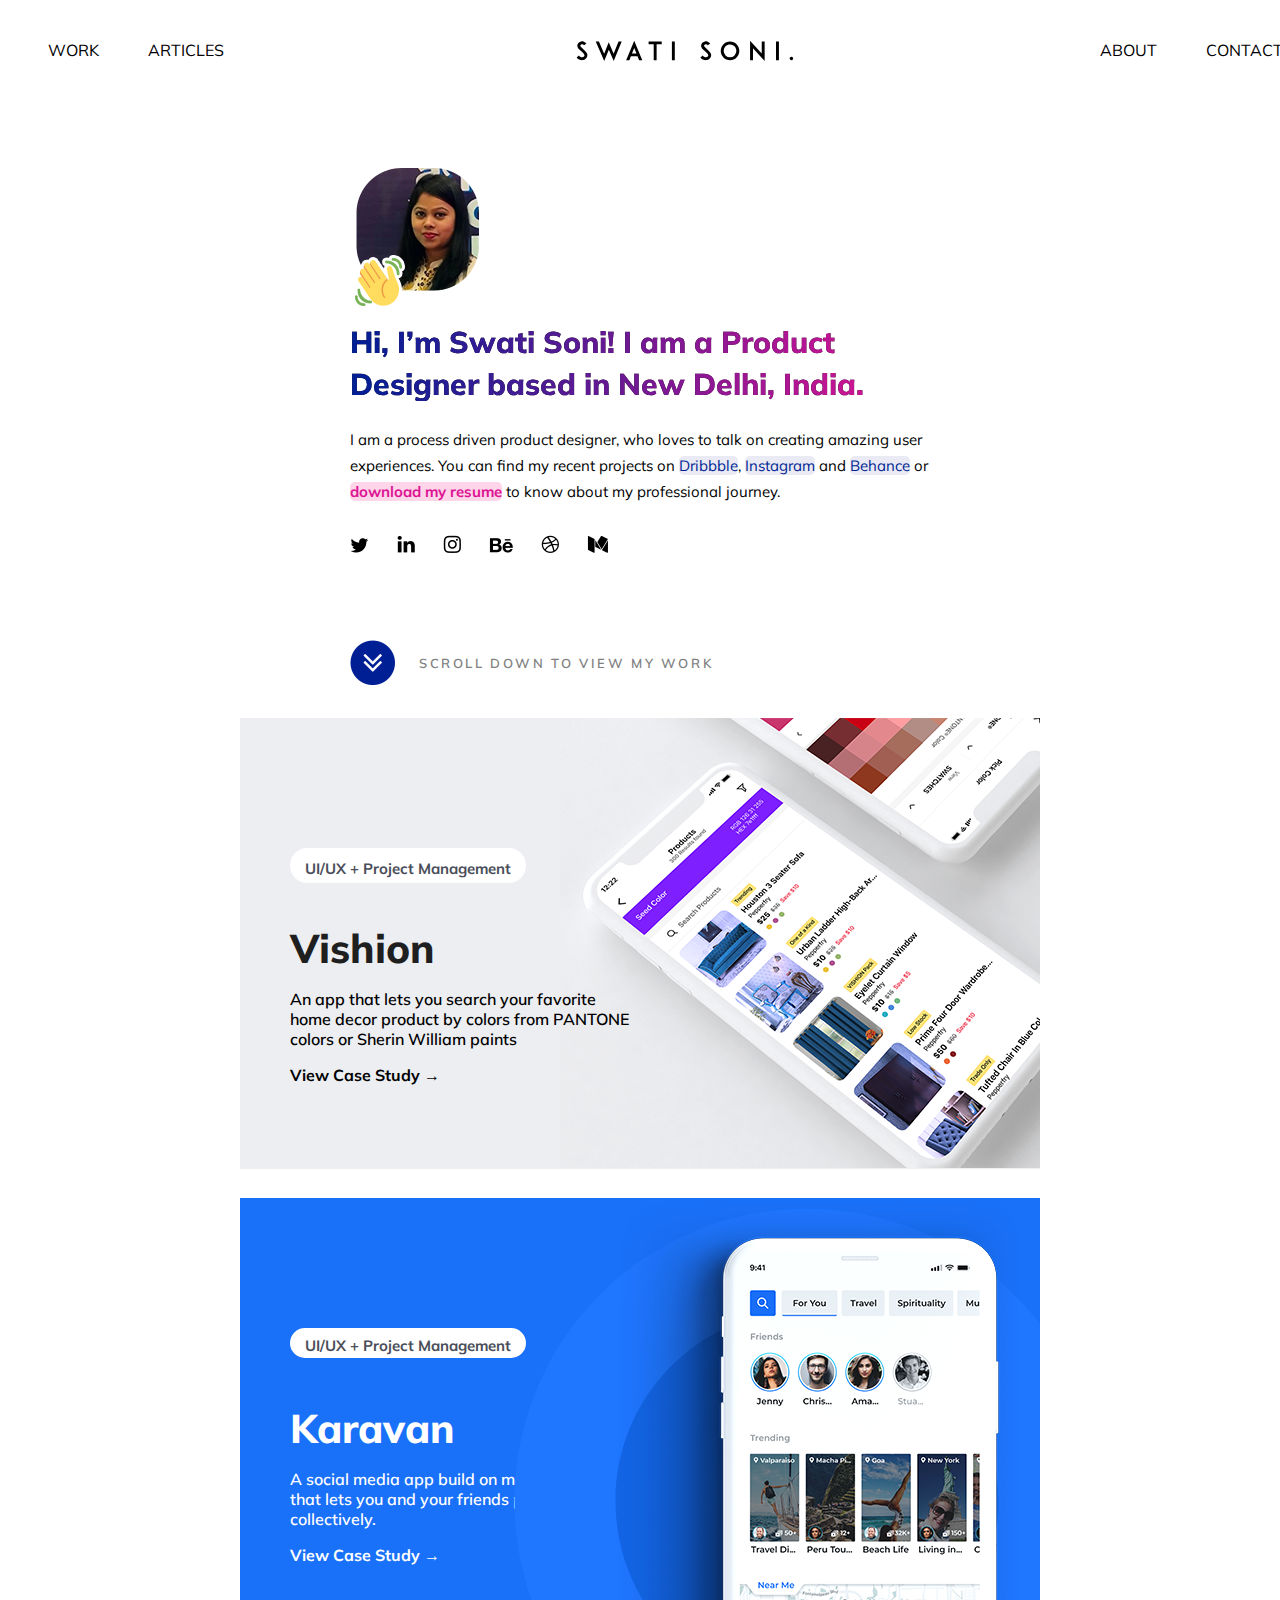
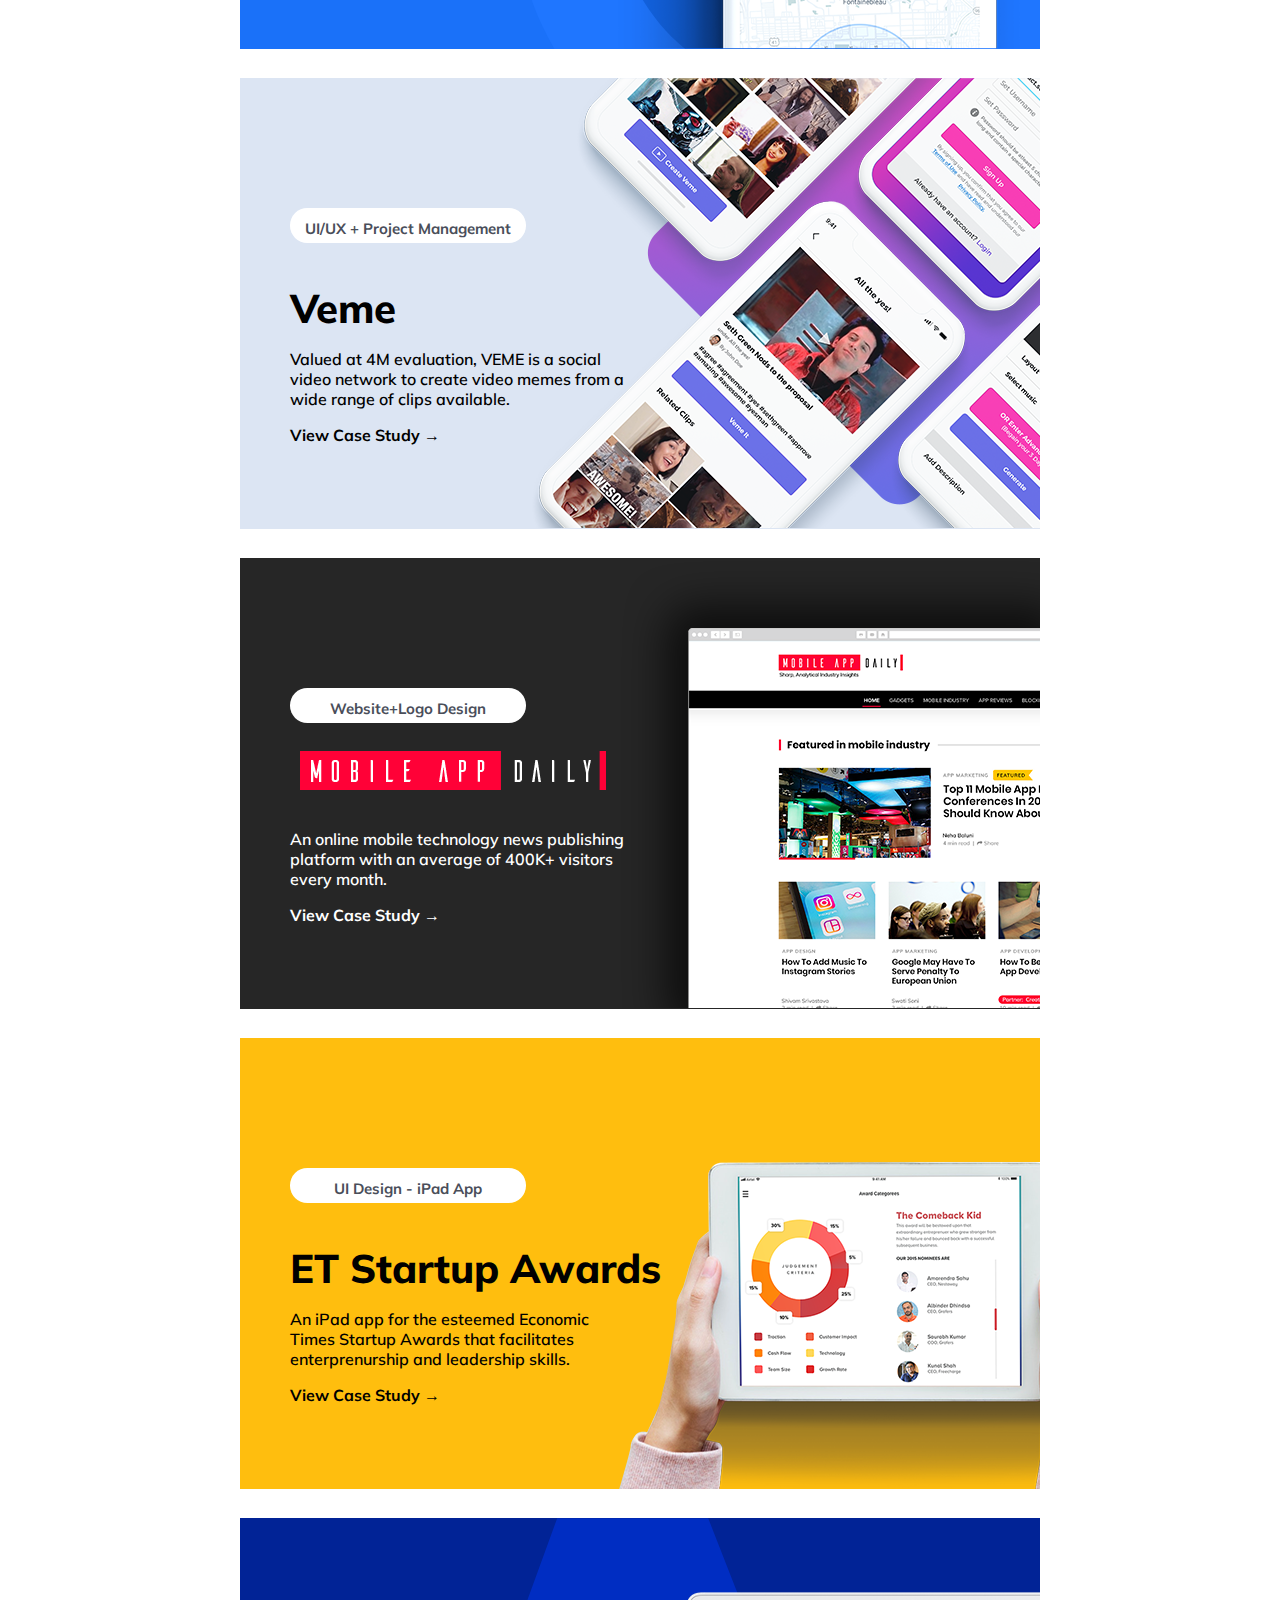
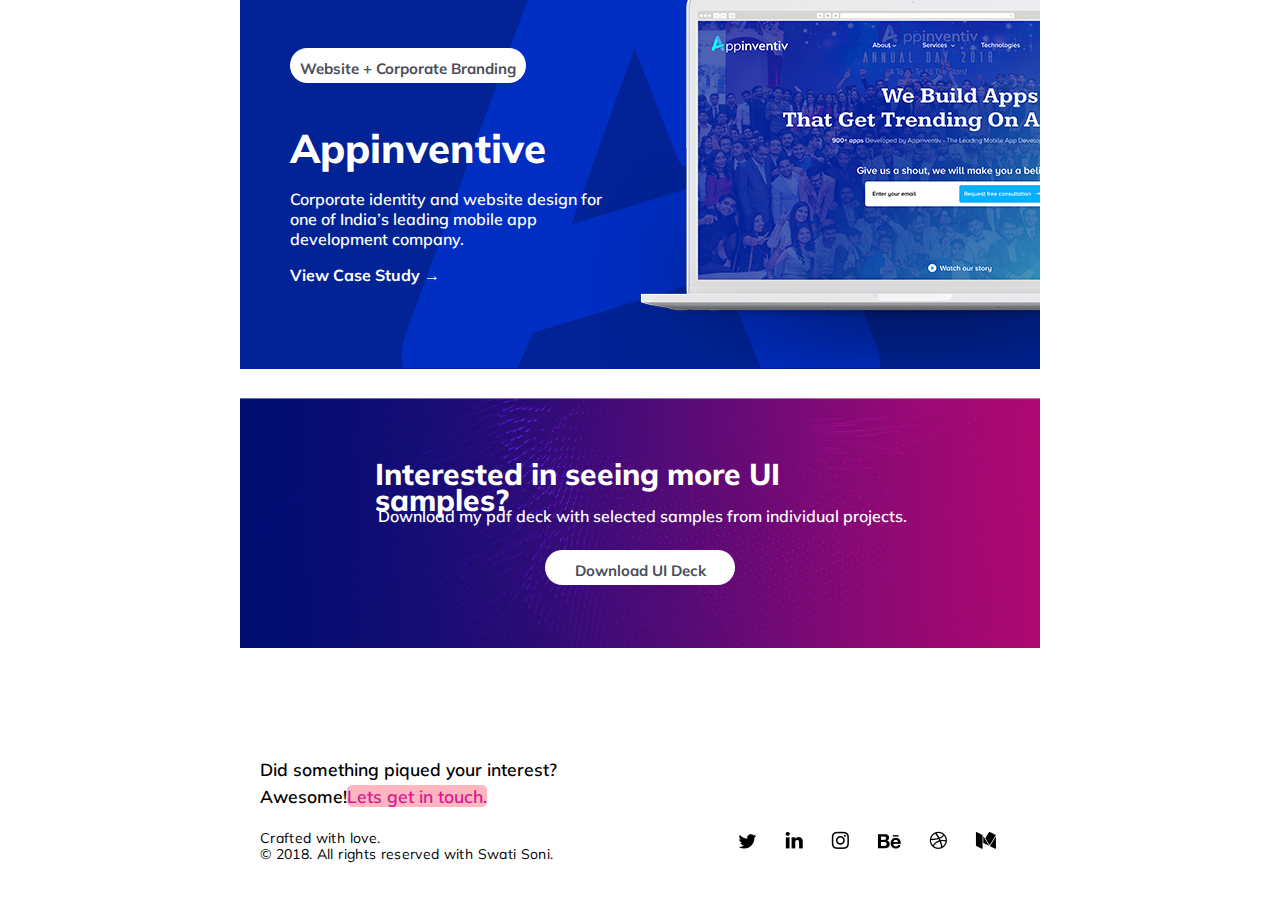
<file: swati-soni.com/layout/index.html>
<!DOCTYPE html>
<html>
<head>
    <meta http-equiv="Content-Type" content="text/html; charset=UTF-8" />

    <link rel="stylesheet" href="css/style.css">
    <link rel="stylesheet" href="css/id-style.css">

    <link href="https://fonts.googleapis.com/css?family=Muli:400,600,700&display=swap" rel="stylesheet">
</head>
<body>
    <div class="header">
        <ul class="navbar">
            <div class="navbar-left-content">
                <li>WORK</li>
                <li>ARTICLES</li>
            </div>
            <div class="navbar-logo"><img src="../layout/assets/logo.svg"></div>
            <div class="navbar-right-content">
                <li>ABOUT</li>
                <li>CONTACT</li>
            </div>
        </ul>
    </div>

    <div class="hero">
        <div class="profile-headshot">
            <img src="../layout/assets/profile-headshot.png">
        </div>
        <div class="profile-intro">
            Hi, I’m Swati Soni! I am a Product Designer based in New Delhi, India.
        </div>
        <div class="profile-description">
            I am a process driven product designer, who loves to talk on creating amazing user experiences. 
            You can find my recent projects on 
            <span class="highlight-social-media"><a>Dribbble</a></span>, 
            <span class="highlight-social-media"><a>Instagram</a></span> and 
            <span class="highlight-social-media"><a>Behance</a></span> or 
            <span class="highlight-resume"><a>download my resume</a></span> to know 
            about my professional journey.
        </div>
        <div class="social-media-intro-container">
            <a><img src="../layout/assets/twitter.png" class="social-media-icon"></a>
            <a><img src="../layout/assets/linkedIn.png" class="social-media-icon"></a>
            <a><img src="../layout/assets/instagram.png" class="social-media-icon"></a>
            <a><img src="../layout/assets/behance.png" class="social-media-icon"></a>
            <a><img src="../layout/assets/dribble.png" class="social-media-icon"></a>
            <a><img src="../layout/assets/media.png" class="social-media-icon"></a>
        </div>
        <div class="case-study-showcase">
            <img src="../layout//assets/down-arrow.png" class="show-work-icon">
            <p class="show-work-text">
                SCROLL DOWN TO VIEW MY WORK
            </p>            
        </div>
    
    </div>

    <div class="case-study-container">
        <div class="case-study" id="vishion">

            <a class="btn-common category-header" id="vision-header">
                <p class="category-header-text">UI/UX + Project Management</p>
            </a>
            <h1 class="header-common" id="vishion-header">Vishion</h1>
            <div class="case-study-description-container case-study-common" id="vishion-description">
                <p class="case-study-content">
                    An app that lets you search your favorite home decor product by 
                    colors from PANTONE colors or Sherin William paints</p>
                <a>View Case Study  →</a> 
            </div>
            

            <div class="image-common">
                <img src="../layout/assets/image-vishion.png" class="case-study-img">
            </div>
        </div>

        <div class="case-study" id="karavan">
            
            <a class="btn-common category-header" id="karavan-header">
                <p class="category-header-text">UI/UX + Project Management</p>
            </a>
            <h1 class="header-common" id="karavan-header">Karavan</h1>
            <div class="case-study-description-container case-study-common" id="karavan-description">
                <p class="case-study-content">
                        A social media app build on machine learning that 
                        lets you and your friends post stories collectively.
                </p>
                <a>View Case Study  →</a> 
            </div>
            
            <div class="image-right-align karavan-bg">
                <img src="../layout/assets/group-1.svg">
            </div>

            <div class="image-common karavan-img">
                <img src="../layout/assets/phone.png" class="case-study-img">
            </div>

        </div>

        <div class="case-study" id="veme">

            <a class="btn-common category-header" id="veme-header">
                <p class="category-header-text">UI/UX + Project Management</p>
            </a>
            <h1 class="header-common" id="veme-header">Veme</h1>
            <div class="case-study-description-container case-study-common" id="veme-description">
                <p class="case-study-content">
                        Valued at 4M evaluation, VEME is a social video network to
                            create video memes from a wide range of clips available.
                </p>
                <a>View Case Study  →</a> 
            </div>
            

            <div class="image-common">
                <img src="../layout/assets/image-veme.png">
            </div>
        </div>

        <div class="case-study" id="mobile-app-daily">

            <a class="btn-common category-header" id="mad-header">
                <p class="category-header-text">Website+Logo Design</p>
            </a>
            <img src="../layout/assets/mad-logo.png" class="mad-logo">
            <div class="case-study-description-container case-study-common" id="mad-description">
                <p class="case-study-content">
                        An online mobile technology news publishing platform with an average of 400K+ visitors every month.
                </p>
                <a>View Case Study  →</a> 
            </div>
            

            <div class="image-common">
                <img src="../layout/assets/mobile-app-daily.png" class="case-study-img">
            </div>
        </div>
        
        <div class="case-study" id="awards">

            <a class="btn-common category-header" id="award-header">
                <p class="category-header-text">UI Design - iPad App</p>
            </a>
            <h1 class="header-common" id="veme-header">ET Startup Awards</h1>
            <div class="case-study-description-container case-study-common" id="awards-description">
                <p class="case-study-content">
                        An iPad app for the esteemed Economic Times Startup Awards 
                        that facilitates enterprenurship and leadership skills.
                </p>
                <a>View Case Study  →</a> 
            </div>
            

            <div class="image-common position-bottom-right">
                <img src="../layout/assets/startup-awards.png" class="case-study-img">
            </div>
        </div>

        <div class="case-study" id="app-inventive">
            <div class="image-center-align">
                <img src="../layout/assets/app-inventive-logo.png">
            </div>
            <a class="btn-common category-header" id="app-inventive-header">
                <p class="category-header-text">Website + Corporate Branding</p>
            </a>
            <h1 class="header-common" id="veme-header">Appinventive</h1>
            <div class="case-study-description-container case-study-common" id="awards-description">
                <p class="case-study-content">
                        Corporate identity and website design for one 
                        of India’s leading mobile app development company. 
                </p>
                <a>View Case Study  →</a> 
            </div>
            

            <div class="image-common position-bottom-right">
                <img src="../layout/assets/app-inventive-img.png" class="case-study-img">
            </div>
        </div>
    </div>

    <div class="ui-deck">
        <p class="ui-sample-header">Interested in seeing more UI samples?</p>
        <p class="ui-sample-text">Download my pdf deck with selected samples from individual projects.</p>
        <a class="btn-common ui-deck-download-btn">
            <p class="category-header-text">Download UI Deck</p>
        </a>
    </div>

    <div class="footer">
        <div class="footer-text">
                Did something piqued your interest?
                Awesome!<span class="contact"><a>Lets get in touch.</a></span>
        </div>
        

        <div class="copyright">
            <div>Crafted with love.</div>
            <div>© 2018. All rights reserved with Swati Soni.</div>   
        </div>
        <div class="social-media-footer-container">
            <a><img src="../layout/assets/twitter.png" class="social-media-icon"></a>
            <a><img src="../layout/assets/linkedIn.png" class="social-media-icon"></a>
            <a><img src="../layout/assets/instagram.png" class="social-media-icon"></a>
            <a><img src="../layout/assets/behance.png" class="social-media-icon"></a>
            <a><img src="../layout/assets/dribble.png" class="social-media-icon"></a>
            <a><img src="../layout/assets/media.png" class="social-media-icon"></a>
        </div>
    </div>

</body>
</file>
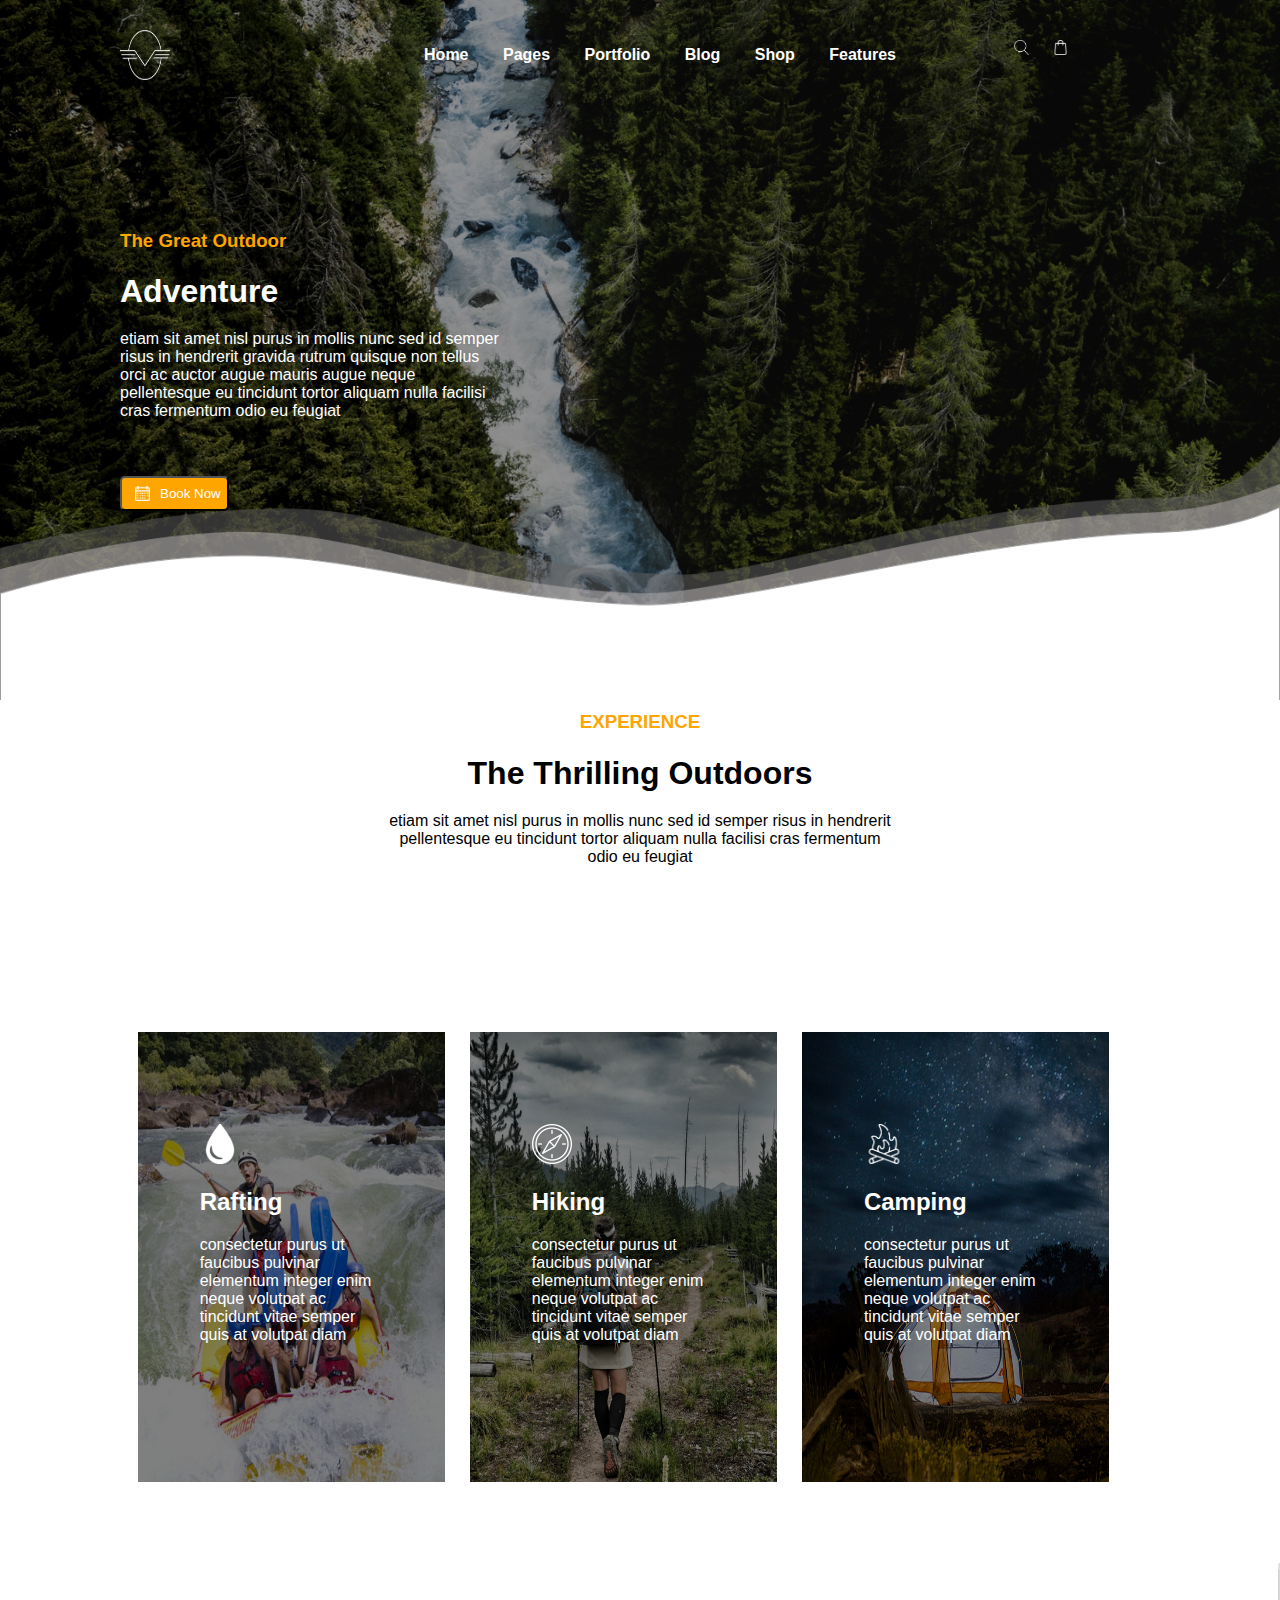
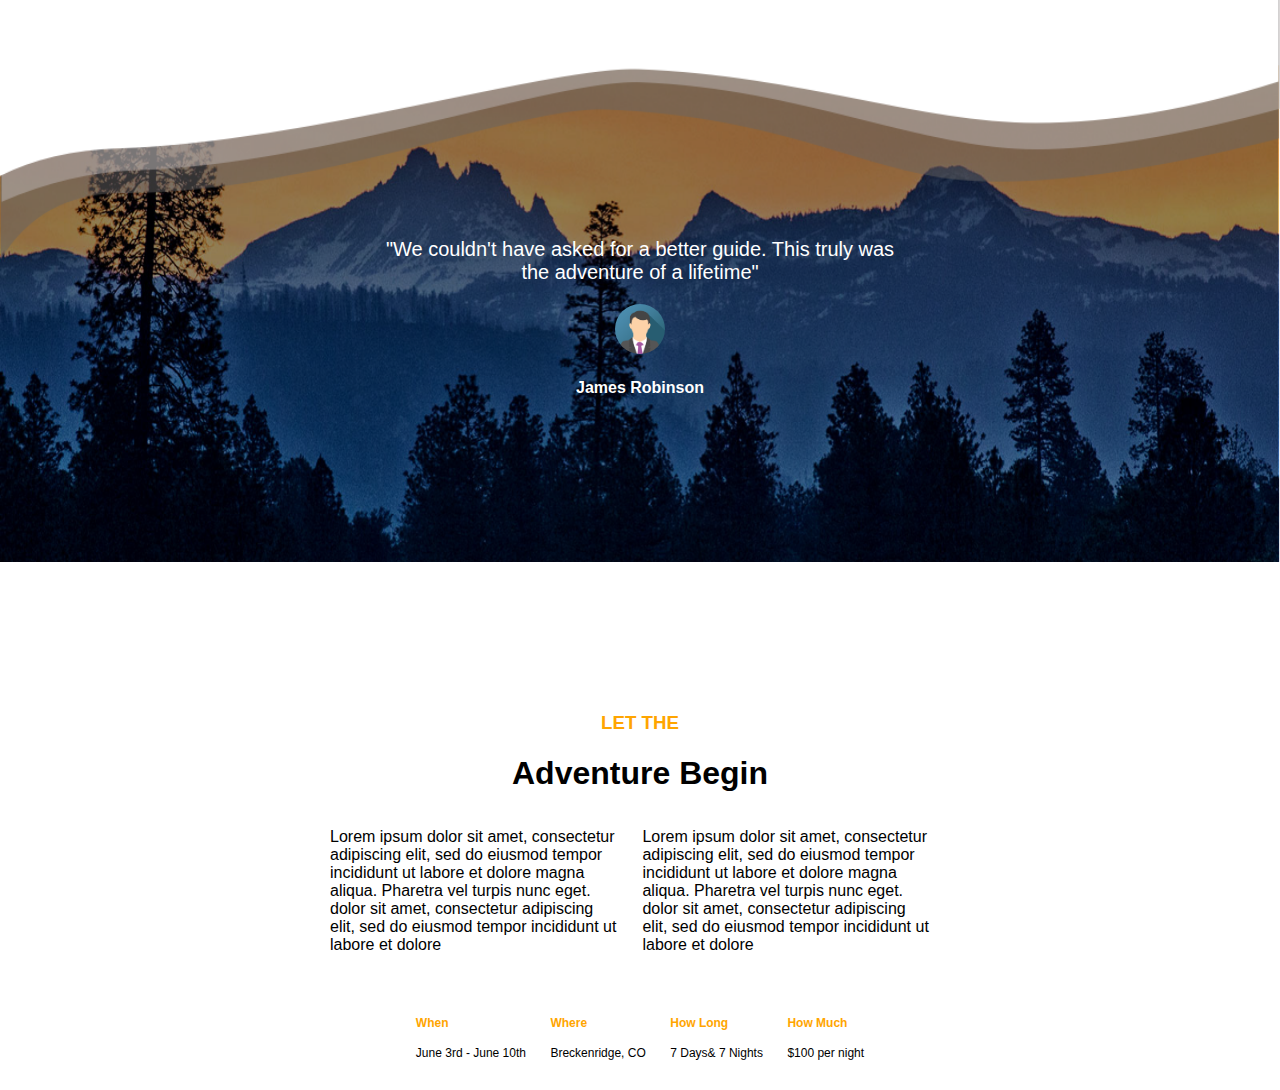
<file: Weston-Adventure/layout/index.html>
<!DOCTYPE html>
<html>
<head>
    <link rel="stylesheet" href="css/main.css"> 
    <link rel="stylesheet" href="css/nav-bar.css">
    <link rel="stylesheet" href="css/body.css">

    <script>
            /* When the user clicks on the button, 
            toggle between hiding and showing the dropdown content */
            function menuClickHandler() {
                var myDropdown = document.getElementById("nav-bar-items");
                if (myDropdown.classList.contains('show')) {
                  myDropdown.classList.add('hide');
                  myDropdown.classList.remove('show');
                } else if(myDropdown.classList.contains('hide')){
                  myDropdown.classList.add('show');
                  myDropdown.classList.remove('hide');
                }
            }
            
            // Close the dropdown if the user clicks outside of it
            window.onclick = function(e) {
              var myDropdown = document.getElementById("nav-bar-items");
              if(!e.target.matches('#menu-icon')) {
                    if (myDropdown.classList.contains('show')) {
                    myDropdown.classList.add('hide');
                    myDropdown.classList.remove('show');
                    }
                }
            }
    </script>

</head>
<body class="main-app-style">

    <div class="body-div background-main"> 
        <!-- Top Nav Bar -->
        <div id="nav-bar-normal">
            <!-- Main Logo -->
            <div class="horizontal-layout nav-bar-logo-normal">
                <img src="assets/logo-inv.png" width="50px" height="50px">
            </div>
            
            <!-- Nav Bar list -->
            <div class="horizontal-layout list-div">
                <ul class="nav-bar-list center-content">
                    <li class="horizontal-layout nav-list-item horizontal-list-spacing">Home</li>
                    <li class="horizontal-layout nav-list-item horizontal-list-spacing">Pages</li>
                    <li class="horizontal-layout nav-list-item horizontal-list-spacing">Portfolio</li>
                    <li class="horizontal-layout nav-list-item horizontal-list-spacing">Blog</li>
                    <li class="horizontal-layout nav-list-item horizontal-list-spacing">Shop</li>
                    <li class="horizontal-layout nav-list-item horizontal-list-spacing">Features</li>
                </ul>
            </div>

            <!-- Options -->
            <div class="horizontal-layout nav-bar-options">
                <img src="assets/search-inv.png" class="icon-common" width="15px" height="15px">
                <img src="assets/bag-inv.png" class=" icon-common" width="15px" height="15px">
            </div>

        </div>

        <div id="nav-bar-small">

            <!-- NavBar Logo -->
            <div class="horizontal-layout">
                <img src="assets/ham-menu-inv.png" class="icon-common" id='menu-icon' width="15px" height="15px" onclick="menuClickHandler()">
            </div>
               

            
            <!-- Main Logo -->
            <div class="horizontal-layout nav-bar-logo-small center-div">
                <img src="assets/logo-inv.png" class="center-content" width="50px" height="50px">
            </div>
            
            <!-- Options -->
            <div class="horizontal-layout nav-bar-options">
                <img src="assets/search-inv.png" class="icon-common" width="15px" height="15px">
                <img src="assets/bag-inv.png" class=" icon-common" width="15px" height="15px">
            </div>
    
        </div>

        <div id="nav-bar-items" class="hide">
            <ul>
                <li class="nav-list-item small-list-item">Home</li>
                <li class="nav-list-item small-list-item">Pages</li>
                <li class="nav-list-item small-list-item">Portfolio</li>
                <li class="nav-list-item small-list-item">Blog</li>
                <li class="nav-list-item small-list-item">Shop</li> 
                <li class="nav-list-item small-list-item">Features</li>
            </ul>
        </div>
    

        <!-- Main Content -->
        <div id="main">
            <div class="tag">
                <h3 class="heading-margins sub-heading">The Great Outdoor</h3>
                <h1 class="heading-margins">Adventure</h1>
                <p>etiam sit amet nisl purus in mollis nunc sed id semper risus in hendrerit 
                    gravida rutrum quisque non tellus orci ac auctor augue mauris augue neque 
                    pellentesque eu tincidunt tortor aliquam nulla facilisi cras fermentum odio eu feugiat</p>        
                <button id="book-now-btn"> <img src="assets/calendar-inv.png" width="15px" height="15px" class="icon-btn"><span>Book Now</span></button>
            </div>

            <div id="content" class="center-div"> 
                <h3 class="sub-heading heading-margins center-content"> EXPERIENCE </h3>
                <h1 class="heading-margins center-content">The Thrilling Outdoors</h1>
                <p class="center-content">etiam sit amet nisl purus in mollis nunc sed id semper risus in hendrerit 
                    pellentesque eu tincidunt tortor aliquam nulla facilisi cras fermentum odio eu feugiat</p>        
            </div>

            <!-- Activity section -->
            <div id="activity-section" class="center-div">
                <div id="rafting" class="activity-item horizontal-layout">
                    <div class="activity-item-content">
                        <img src="assets/water-inv.png" class="activity-icon">
                        <h2>Rafting</h2>
                        <p>consectetur purus ut faucibus pulvinar elementum integer enim neque 
                            volutpat ac tincidunt vitae semper quis at volutpat diam</p>
                    </div>
                </div>
                <div id="hiking" class="activity-item horizontal-layout">
                    <div class="activity-item-content">
                        <img src="assets/compass-inv.png" class="activity-icon">
                        <h2>Hiking</h2>
                        <p>consectetur purus ut faucibus pulvinar elementum integer enim neque 
                                volutpat ac tincidunt vitae semper quis at volutpat diam</p>
    
                    </div>
                </div>
                <div id="camping" class="activity-item horizontal-layout">
                    <div class="activity-item-content">
                        <img src="assets/campfire-inv.png" class="activity-icon">
                        <h2>Camping</h2>
                        <p>consectetur purus ut faucibus pulvinar elementum integer enim neque 
                                volutpat ac tincidunt vitae semper quis at volutpat diam</p>
    
                    </div>
                </div>
        
            </div>

            <div id="quote">
                <div id="quote-content" class="center-content center-div">
                    <p>"We couldn't have asked for a better guide. This truly was the adventure of a lifetime"</p>
                </div>

                <div class="center-content center-div">
                    <img src="assets/profile-pic.png" id="profile-photo">
                    <h4 style="color: white">James Robinson</h4>
                </div>
            </div>
        </div>

        <!-- Footer -->
        <div id="footer">
            <div id="footer-content" class="center-div"> 
                    <h3 class="sub-heading heading-margins center-content"> LET THE </h3>
                    <h1 class="heading-margins center-content">Adventure Begin</h1>
            </div>
            <div class="footer-description center-div">
                <div class="footer-description-item horizontal-layout">
                    <p>Lorem ipsum dolor sit amet, consectetur adipiscing elit, sed do eiusmod tempor
                         incididunt ut labore et dolore magna aliqua. Pharetra vel turpis nunc eget. 
                         dolor sit amet, consectetur adipiscing elit, sed do eiusmod tempor
                         incididunt ut labore et dolore</p>            
                </div>
                <div class="footer-description-item horizontal-layout">
                    <p>Lorem ipsum dolor sit amet, consectetur adipiscing elit, sed do eiusmod tempor
                            incididunt ut labore et dolore magna aliqua. Pharetra vel turpis nunc eget.
                            dolor sit amet, consectetur adipiscing elit, sed do eiusmod tempor
                            incididunt ut labore et dolore </p>

                </div>
            </div>
            <div id="details-section">  
                <ul>
                    <li class="details-section-list-item">
                        <h4 class="sub-heading">When</h4>
                        June 3rd - June 10th
                    </li>
                    <li class="details-section-list-item">
                        <h4 class="sub-heading">Where</h4>
                        Breckenridge, CO
                    </li>
                    <li class="details-section-list-item">
                        <h4 class="sub-heading">How Long</h4>
                        7 Days& 7 Nights
                    </li>
                    <li class="details-section-list-item">
                        <h4 class="sub-heading">How Much</h4>
                        $100 per night
                    </li>
                </ul>
            </div>
        </div>
    </div>

</body>
</html>
</file>
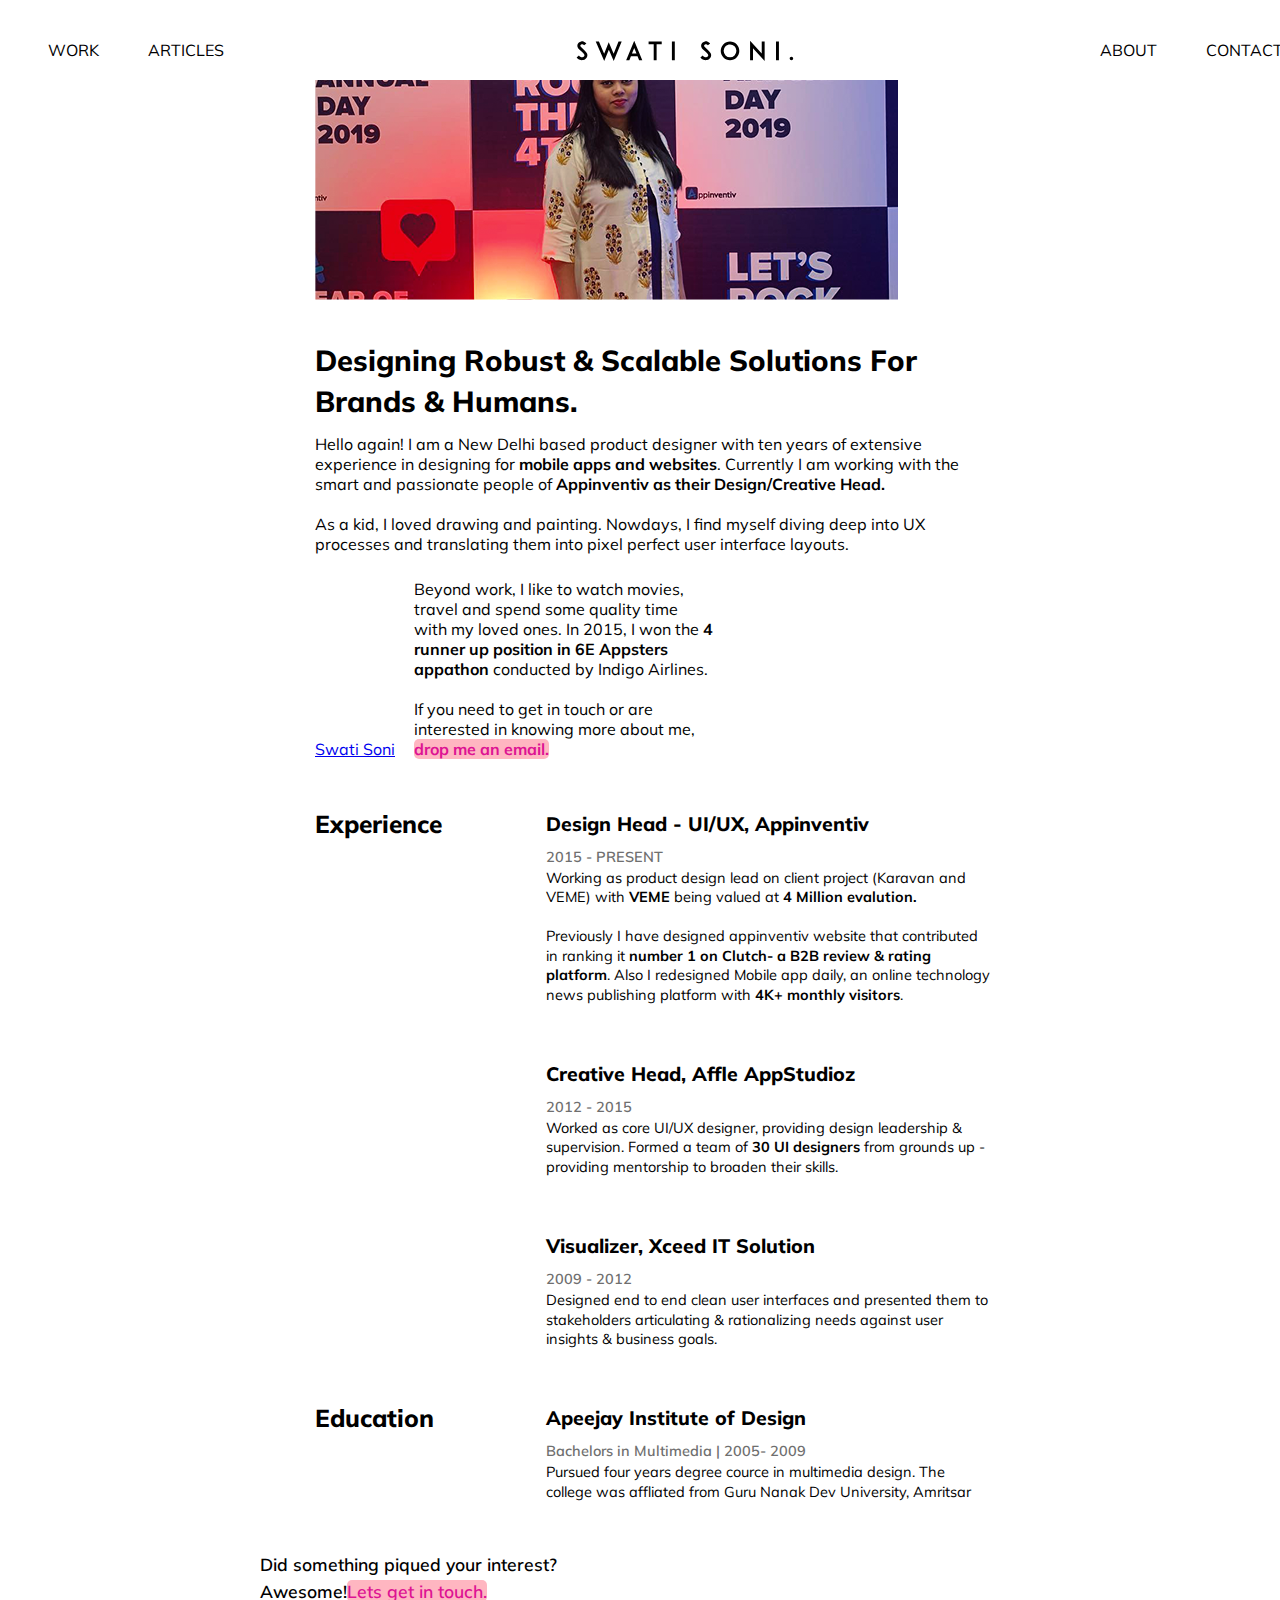
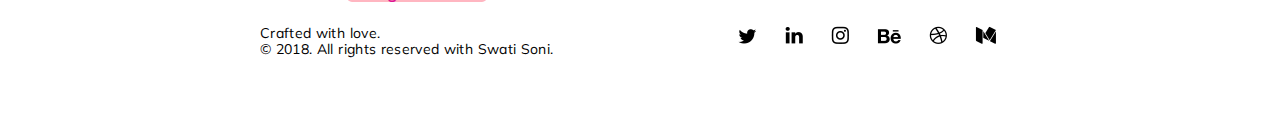
<file: swati-soni.com/layout/about.html>
<!DOCTYPE html>
<html>
<head>
    <link rel="stylesheet" href="css/style.css"> 

    <link href="https://fonts.googleapis.com/css?family=Muli:400,600,700&display=swap" rel="stylesheet">
    <script type="text/javascript" src="https://platform.linkedin.com/badges/js/profile.js" async defer></script>
</head>
<body class="main-about-style">
    <div class="header">
            <ul class="navbar">
                <div class="navbar-left-content">
                    <li>WORK</li>
                    <li>ARTICLES</li>
                </div>
                <div class="navbar-logo"><img src="../layout/assets/logo.svg"></div>
                <div class="navbar-right-content">
                    <li>ABOUT</li>
                    <li>CONTACT</li>
                </div>
            </ul>
    </div>

    <div class="about-content">
        <div class="banner">
            <img src="../layout/assets/banner-image.png">
        </div>

        <p class="banner-title">Designing Robust & Scalable Solutions For Brands & Humans.</p>

        <div class="main-content">
                Hello again! I am a New Delhi based product designer with ten years of extensive experience in 
                designing for <span class="text-bold">mobile apps and websites</span>. Currently I am working with the smart and passionate 
                people of <span class="text-bold">Appinventiv as their Design/Creative Head.</span>
                <br><br>
                As a kid, I loved drawing and painting. Nowdays, I find myself diving deep into UX processes 
                and translating them into pixel perfect user interface layouts.
        </div>

    
        <div class="linkedInContainer">
            <div class="LI-profile-badge li-profile"  data-version="v1" data-size="large"
                data-locale="en_US" data-type="horizontal" data-theme="light" 
                data-vanity="swatisoni1"><a class="LI-simple-link" 
                href='https://in.linkedin.com/in/swatisoni1?trk=profile-badge'>Swati Soni</a></div>

            <div class="social-activity">Beyond work, I like to watch movies, travel and spend some quality time with my loved ones. 
                In 2015, I won the <span class="text-bold"> 4 runner up position in 6E Appsters appathon</span> 
                conducted by Indigo Airlines.
                <br><br>
                If you need to get in touch or are interested in knowing more about me, 
                <span class="contact text-bold">drop me an email.</span>
            </div>

        </div>
            <div class="qualifications-container">
            <div class="category">
                <span>Experience</span>
            </div>

            <div class="qualification">
                <div class="qualification-title">Design Head - UI/UX, Appinventiv</div>
                <div class="qualification-sub-title">2015 - PRESENT</div>
                <div class="qualification-details">
                        Working as product design lead on client project (Karavan and VEME) with <span class="text-bold">VEME</span> being 
                        valued at <span class="text-bold">4 Million evalution.</span>
                        <br><br>
                        Previously I have designed appinventiv website that contributed in ranking it <span class="text-bold">number 1 on 
                        Clutch- a B2B review & rating platform</span>. Also I redesigned Mobile app daily, an online technology news publishing platform with 
                        <span  class="text-bold">4K+ monthly visitors</span>.
                </div>

                <div class="qualification-title">Creative Head, Affle AppStudioz</div>
                <div class="qualification-sub-title">2012 - 2015</div>
                <div class="qualification-details">
                        Worked as core UI/UX designer, providing design leadership & supervision. Formed a team of <span class="text-bold">30 UI designers</span>
                        from grounds up - providing mentorship to broaden their skills.
                </div>

                <div class="qualification-title">Visualizer, Xceed IT Solution</div>
                <div class="qualification-sub-title">2009 - 2012</div>
                <div class="qualification-details">
                        Designed end to end clean user interfaces and presented them to stakeholders articulating & rationalizing needs against 
                        user insights & business goals.
                </div>
            </div>

            <div class="category">
                    <span>Education</span>
                </div>
    
                <div class="qualification">
                    <div class="qualification-title">Apeejay Institute of Design</div>
                    <div class="qualification-sub-title">Bachelors in Multimedia | 2005- 2009</div>
                    <div class="qualification-details">
                            Pursued four years degree cource in multimedia design. The college was affliated from Guru Nanak Dev University, Amritsar
                    </div>
                </div>
    
        </div>
    </div>
    

    <div class="footer">
            <div class="footer-text">
                    Did something piqued your interest?
                    Awesome!<span class="contact"><a>Lets get in touch.</a></span>
            </div>
            
    
            <div class="copyright">
                <div>Crafted with love.</div>
                <div>© 2018. All rights reserved with Swati Soni.</div>   
            </div>
            <div class="social-media-footer-container">
                <a><img src="../layout/assets/twitter.png" class="social-media-icon"></a>
                <a><img src="../layout/assets/linkedIn.png" class="social-media-icon"></a>
                <a><img src="../layout/assets/instagram.png" class="social-media-icon"></a>
                <a><img src="../layout/assets/behance.png" class="social-media-icon"></a>
                <a><img src="../layout/assets/dribble.png" class="social-media-icon"></a>
                <a><img src="../layout/assets/media.png" class="social-media-icon"></a>
            </div>
    </div>
           
</body>
</html>
</file>
<file: swati-soni.com/layout/css/style.css>
* {
    font-family: Muli;
}

.hero {
    width: 580px;
    margin: 0 auto;
    padding-top: 160px;
    position: relative;
}

.case-study-container {
    width: 100%;
    height: 100%;
}

.case-study {    
    width: 800px;
    height: 451px;
    position: relative;
    margin: 29px auto;
    overflow: hidden;
}

.content {
    display: inline-block;
}

.header {
    position: fixed;
    top: 0;
    background-color: white;
    width: 100%;
    height: 80px;
    z-index: 1;
}

.category-header {
    position: absolute;
    top: 130px;
    left: 50px;
    width: 236px;
    height: 35px;
}

.show-work-icon {
    vertical-align: middle;
}

.btn-common {
    
    object-fit: contain;
    border-radius: 17.3px;
    background-color: #ffffff;

    display: flex;
    align-content: center;
    justify-content: center;
    text-decoration: none;
}

.case-study-description-container {
    position: absolute;
    top: 255px;
    left: 50px;
    bottom: 220px
}

.case-study-common {
    font-weight: bold;
}

.category-header-text {
    margin: auto;

    width: 220px;
    height: 14px;
    font-size: 15px;
    font-style: normal;
    font-weight: bold;
    font-stretch: normal;
    line-height: normal;
    letter-spacing: normal;
    text-align: center;
    color: #4a4e5a;
}

.case-study-content {
    width: 341px;
    font-family: Muli;
    font-size: 16px;
    font-weight: 600;
    font-style: normal;
    font-stretch: normal;
    line-height: 1.25;
    letter-spacing: normal;
    text-align: left;
}

.header-common {
    font-size: 40px;
    font-weight: 800;
    font-style: normal;
    font-stretch: normal;
    line-height: 0.65;
    letter-spacing: normal;
    text-align: left;

    position: absolute;
    top:190px;
    left: 50px;
    bottom: 100px;
}

.image-common {
    float: right;
    object-fit: contain;
}

.image-right-align {
    position: absolute;
    padding-top: 10px;
    text-align: right;
}

.karavan-bg {
    position: absolute;
    right: -60px;
}

.karavan-img {
    position: absolute;
    right: 20px;
}

.image-center-align {
    text-align: center;
}

.mad-logo {
    width: 306px;
    height: 39px;
    object-fit: contain;

    position: absolute;
    top: 193px;
    left: 60px;
    bottom: 219px;
}

.position-bottom-right {
    position: absolute;
    bottom: 0px;
    right: 0px;
}

.case-study-img {
    display: block;
}

.ui-deck {
    background: url(../assets/ui-deck-bg.png);
    width: 800px;
    height: 250px;
    object-fit: contain;
    margin: 6px auto 108px auto;
    position: relative;
}

.ui-sample-header {
    width: 540px;
    height: 30px;
    font-size: 30px;
    font-weight: 800;
    font-style: normal;
    font-stretch: normal;
    line-height: 0.87;
    letter-spacing: normal;
    text-align: left;
    color: #ffffff;

    position: absolute;
    top: 63px;
    left: 135px;
    right: 135px;
    bottom: 158px;
    margin: 0px;
}

.ui-sample-text {
    width: 530px;
    height: 16px;
    font-size: 16px;
    font-weight: 600;
    font-style: normal;
    font-stretch: normal;
    line-height: 1.25;
    letter-spacing: normal;
    text-align: center;
    color: #ffffff;

    position: absolute;
    top: 108px;
    left: 137px;
    bottom: 126px;
    right: 137px;
    margin: 0px;
}

.ui-deck-download-btn {
      position: absolute;
      top: 152px;
      left: 305px;
      bottom: 63px;
      right: 305px;
    
}

.footer {
    width: 760px;
    height: 105px;
    position: relative;
    margin: 0 auto 62px auto;
}

.footer-text {
    width: 310px;
    height: 45px;
    font-size: 17.5px;
    font-weight: 600;
    font-style: normal;
    font-stretch: normal;
    line-height: 1.54;
    letter-spacing: normal;
    text-align: left;
    color: black;

    padding-bottom: 30px;
}

.contact {
    width: 155px;
    height: 26px;
    border-radius: 5px;
    background-color: lightpink;
    color: #dd1393;

    margin: 0
}

.copyright{
    height: 31px;
    font-size: 14px;
    font-weight: normal;
    font-style: normal;
    font-stretch: normal;
    line-height: 1.14;
    letter-spacing: 0.35px;
    text-align: left;
    color: black;

    top: 75px;
    display: inline-block;
}

.profile-headshot {
    width: 124px;
    height: 138px;
    object-fit: contain;
}

.profile-intro {
    width: 557px;
    height: 80px;
    background-image: linear-gradient(to right, #001f94, #dd1393), linear-gradient(to bottom, black, black);
    font-family: Muli;
    font-size: 30px;
    font-weight: 800;
    font-style: normal;
    font-stretch: normal;
    line-height: 1.4;
    letter-spacing: normal;
    text-align: left;
    color: black;
    -webkit-background-clip: text;
    background-clip: text;
    -webkit-text-fill-color: transparent;

    margin-top: 15px;
}

.profile-description {
    width: 580px;
    height: 68px;
    font-size: 15px;
    font-weight: normal;
    font-style: normal;
    font-stretch: normal;
    line-height: 1.73;
    letter-spacing: normal;
    text-align: left;
    color: black;

    margin-top: 26px;
}

.highlight-social-media {
    border-radius: 5px;
    background-color: #e9eaf3;
    color: #001f94;
}

.highlight-resume {
    border-radius: 5px;
    background-color: #ffd5ea;
    color: #dd1393;
    font-weight: bold;
}

.social-media-intro-container {
    margin-top: 40px;
}

.social-media-icon {
    margin-right: 24px;
}

.social-media-footer-container {
    text-align: right;
    display: inline-block;
    float: right;
    vertical-align: bottom;
}

.case-study-showcase {
    margin-top: 80px;
    position: relative;
}

.show-work-text {
    width: 305px;
    font-size: 13px;
    font-weight: 600;
    font-style: normal;
    font-stretch: normal;
    line-height: 2;
    letter-spacing: 2.6px;
    text-align: left;
    color: #808080;

    margin-left: 20px;
    vertical-align: middle;
    display: inline-block;
}

.navbar {
    display: flex;
    list-style-type: none;
    width: 100%;
    margin: 40px auto 115px auto;
}

.navbar li {
    display: inline; 
    margin-right: 45px;
}

.navbar-logo {
    flex-grow: 100;
    position: relative;
    text-align: center;
}

.navbar-left-content {
    display: inline-block;
    text-align: left;
}

.navbar-right-content { 
    display: inline-block;
    text-align: right;
}




.banner {
    width: 585px;
    height: 292px;
    object-fit: contain;
    margin-top: 0px;
    margin-bottom: 40px;
}

.banner-title {
    width: 602px;
    height: 64px;
    font-size: 29px;
    font-weight: 800;
    font-style: normal;
    font-stretch: normal;
    line-height: 1.41;
    letter-spacing: normal;
    text-align: left;

    margin-top: 0px;
    margin-bottom: 0px;
  }

.about-content {
    width: 650px;
    margin-left: auto;
    margin-right: auto;
}

.text-bold {
    font-weight: bold;
}

.qualifications-container {
    width: 675px;
}

.category {
    width: 125px;
    height: 24px;
    font-size: 24.5px;
    font-weight: 800;
    font-style: normal;
    font-stretch: normal;
    line-height: 1.67;
    letter-spacing: normal;
    text-align: left;

    display: inline-block;
    margin-right: 102px;
    vertical-align: top;
}

.qualification-title {
    width: 325px;
    height: 20px;
    font-size: 19.5px;
    font-weight: 800;
    font-style: normal;
    font-stretch: normal;
    line-height: 2.1;
    letter-spacing: normal;
    text-align: left;
}

.qualification {
    display: inline-block;
    width: 440px;
    text-align: left;
}

.qualification-sub-title {
    height: 12px;
    font-size: 14.5px;
    font-weight: 600;
    font-style: normal;
    font-stretch: normal;
    line-height: 2.83;
    letter-spacing: normal;
    text-align: left;
    color: #6f6f6f;

    margin-top: 12px;
  }

.qualification-details {
    width: 445px;
    font-size: 14.5px;
    font-weight: normal;
    font-style: normal;
    font-stretch: normal;
    line-height: 1.34;
    letter-spacing: normal;
    text-align: left;

    margin-top: 20px;
    margin-bottom: 50px;
}

.linkedInContainer {
    margin-top: 25px;
    margin-bottom: 45px;
}

.li-profile {
    display: inline-block;
}

.social-activity {
    display: inline-block;
    margin-left: 15px;
    width: 300px;
    height: 166px;
}

.main-content {
    margin-top: 30px;
}
</file>
<file: swati-soni.com/layout/css/id-style.css>
#vishion {
    background-color: #eceef1;
}

#vision-category {
    box-shadow: 0px 7px 8.3px 0.7px rgba(198, 207, 220, 0.34);
}

#vishion-header {
    width: 143px;
    height: 32px;
    color: #1f1f1f;
}

#karavan {
    background-color: #1a71f9;
    color: white;
}

#karavan-category {
    box-shadow: 0px 7px 8.3px 0.7px rgba(62, 29, 181, 0.34);
}

#karavan-header {
    height: 30px;
    color: white;
}

#veme {
    background-color: #dce5f3
}

#veme-category {
    box-shadow: 0px 7px 8.3px 0.7px rgba(174, 187, 208, 0.34);
}

#mobile-app-daily {
    background-color: #262626;
}

#mad-category {
    box-shadow: 0px 7px 8.3px 0.7px rgba(0, 0, 0, 0.34);
}

#mad-description { 
    color: white
}

#awards {
    background-color: #ffbe0e;
}

#award-category {
    box-shadow: 0px 7px 8.3px 0.7px rgba(202, 148, 0, 0.34);
}

#app-inventive {
    background-color: #012396;
    color: white;
}

#app-inventive-category {
    box-shadow: 0px 7px 8.3px 0.7px rgba(0, 19, 84, 0.34);

}
</file>
<file: Weston-Adventure/layout/css/main.css>
.main-app-style {
    font-family: Arial, Helvetica, sans-serif;
    margin: 0px;
    padding: 0px;
}

.background-main {
    background-image: url(../assets/background.png);
    background-size: 100% 700px;
    background-repeat: no-repeat;
}

.body-div {
    width: 100%;
    height: 100%;
}

.horizontal-layout {
    display: inline-block;
}

.center-content {
    text-align: center;
}

.center-div {
    margin-left: auto;
    margin-right: auto;
}

.horizontal-list-spacing {
    padding-left: 15px;
    padding-right: 15px;
}

#quote {
    background-image: url(../assets/quote.png);
    background-size: 100% 700px;
    background-repeat: no-repeat;
    width: 100%;
    height: 600px;
    margin-bottom: 150px;
}

#quote-content {
    width: 40%;
    font-size: 1.25em;
    color: white;
    padding-top: 20%;
}

#profile-photo {
    width: 50px;
    height: 50px;
    border-radius: 50%;
}
</file>
<file: Weston-Adventure/layout/css/nav-bar.css>
#nav-bar-normal {
    display: block;
    padding-top: 30px;
    margin-left: 120px;
    margin-right: 120px;
}

#nav-bar-small {
    display: none;
}

#nav-bar-items {
    width: 50%;
    height: 50%;
    background: rgb(0, 0, 0, 0.5) ;
    font-weight: bold;
}

.nav-bar-logo-normal {
    float: left;
    width: 15%
}

.nav-bar-logo-small {
    width: 15%;
}

.nav-bar-list {
    font-weight: bold;
}

.list-div {
    width: 70%;
}

.nav-list-item {
    list-style-type: none;
    vertical-align: top;
    color: white;
}

.nav-bar-options {
    float: right;
    width: 15%;
}

.icon-common{
    /* float: right; */
    padding:10px
}

.display-inline {
    display: inline-block;
}

@media only screen and (max-width: 600px) {
    .nav-bar-list {
        font-weight: bold;
        display: flex;
        flex-direction: column;
        margin: 0;
    }

    #nav-bar-small {
        display: flex;
        width: 100%;
    }

    #nav-bar-normal {
        display: none;
    }

    .nav-bar-logo {
        float: none;
    }

    #nav-bar-items {
        position: absolute;
    }
}

.show {
    display: block;
}

.hide {
    display: none;
}

#nav-bar-items ul {
    padding: 0; 
    margin: 0;
}

.small-list-item{
    border-style: solid;
    border-width: 2px;
    border-color: white;
    padding: 20px;
}
</file>
<file: Weston-Adventure/layout/css/body.css>
#main{

}

.tag {
    /* padding-left: 6px; */
    width: 30%;
    margin: 120px;
    margin-top: 150px;
    margin-bottom: 200px;
}

.tag h1 {
    color: white;
}

.tag p {
    color: white;
}

.heading-margins {
    margin-bottom: 20px;
}

.sub-heading {
    color: orange;
}

#book-now-btn {
    margin-top: 40px;
    border-radius: 5px;
    background-color: orange;
}

#book-now-btn * {
    vertical-align: middle;
    color: white;
}

.icon-btn {
    margin: 7px;
    margin-right: 10px;
}

#content {
    width: 40%;
}

#activity-section {
    width: 80%;
}

.activity-item {
    margin: 150px 1% 80px 1%; 
    vertical-align: middle;
    width: 30%;
    height: 450px;

}

#rafting {
    background: url(../assets/rafting.png);
    background-size: 100% 100%;
    background-repeat: no-repeat;
}

#hiking {
    background: url(../assets/hiking.png);
    background-size: 100% 100%;
    background-repeat: no-repeat;
}

#camping {
    background: url(../assets/camping.png);
    background-size: 100% 100%;
    background-repeat: no-repeat;
}

.activity-icon {
    width: 40px;
    height: 40px;
    text-align: left;
}

.activity-item-content {
    width: 60%;
    height: 450px;
    padding-top: 30%;
    vertical-align: middle;
    margin: auto;
    color: white;
    padding-bottom: 30%;
}

#footer-content {
    width: 40%;
}

.footer-description {
    width: 50%;
}

.footer-description-item {
    width: 45%;
    margin-left: 10px;
    margin-right: 10px;
}

.details-section-list-item {
    font-size: 0.75em;
    text-align: left;
    padding: 10px;
    display: inline-block;
}

#details-section {
    width: 50%;
    margin: 20px auto;
    text-align: center;
}

#details-section ul {
    margin: 10px auto;
    width: 100%;
    padding: 0;
}

@media only screen and (max-width: 600px) {
    .tag {
        width: 80%;
        margin-left: auto;
        margin-right: auto;
        text-align: center
    }

    #content {
        width: 80%;
    }

    .activity-item {
        margin: 10px 15px 30px 15px; 
        vertical-align: middle;
        width: 100%;
        height: 450px;
    
    }

    .footer-description-item {
        width: 100%;
    }

    #details-section {
        width: 30%;
        margin-left: auto;
        margin-right: auto;
    }

    .details-section-list-item {
        display: inline;
    }

    .background-main {
        background-image: url(../assets/background-small.png);
        background-size: 100% 700px;
        background-repeat: no-repeat;
    }

    #quote {
        background-image: url(../assets/quote-small.png);
        background-size: 100% 700px;
        background-repeat: no-repeat;
        width: 100%;
        height: 600px;
        margin-bottom: 150px;
    }
}
</file>
